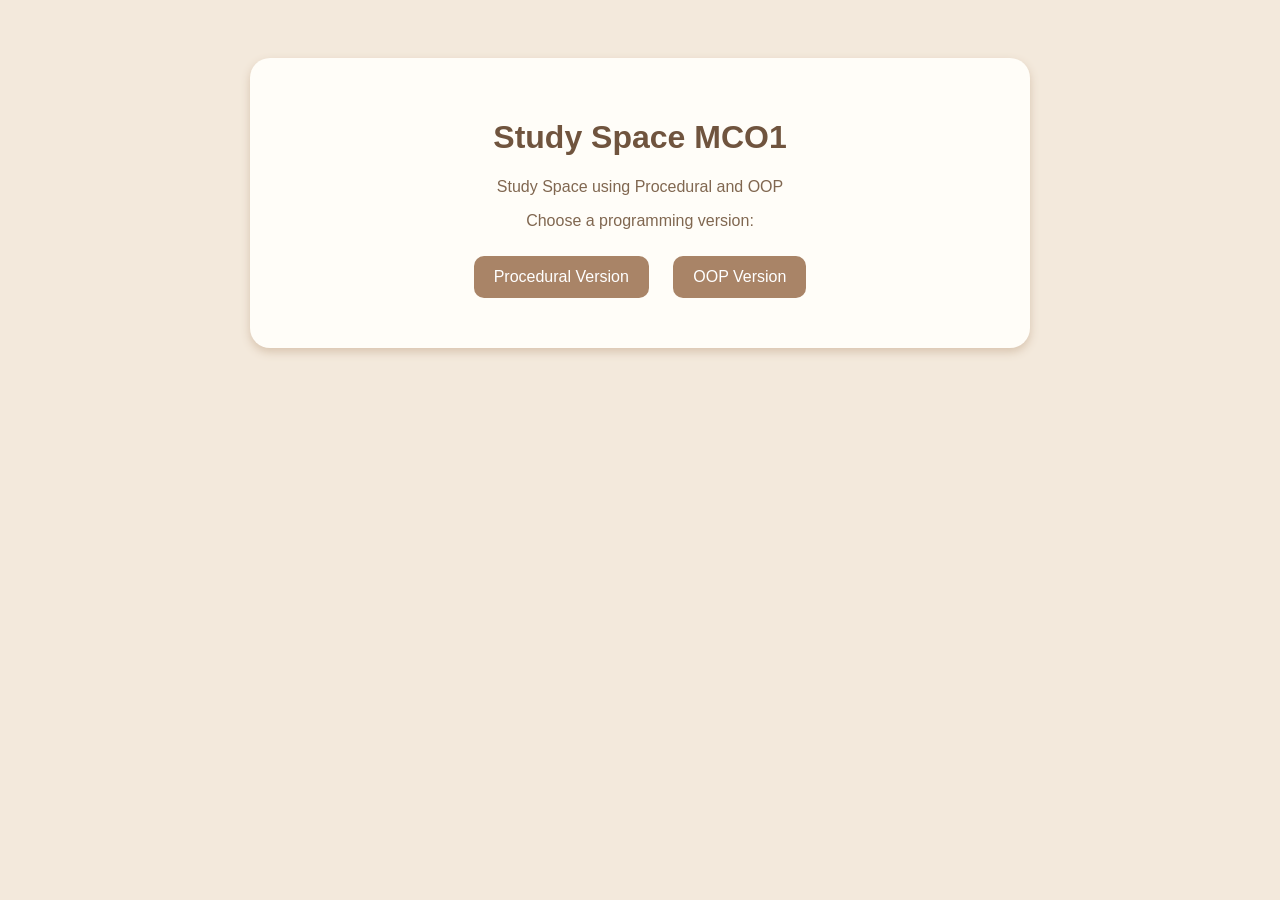
<file: index.html>
<!DOCTYPE html>
<html lang="en">
<head>
    <meta charset="UTF-8">
    <meta name="viewport" content="width=device-width, initial-scale=1.0">

    <title>Study Space MCO1</title>

    <style>
        body {
            font-family: Arial, sans-serif;
            background-color: #F3E9DC;
            color: #5C4033;
            text-align: center;
            padding: 50px 20px;
        }

        .container {
            max-width: 700px;
            margin: auto;
            background-color: #FFFDF8;
            padding: 40px;
            border-radius: 20px;
            box-shadow: 0 4px 10px #D8C4AF;
        }

        h1 {
            color: #70543E;
        }

        p {
            color: #806750;
        }

        a {
            display: inline-block;
            margin: 10px;
            padding: 12px 20px;
            background-color: #A98467;
            color: white;
            text-decoration: none;
            border-radius: 10px;
        }

        a:hover {
            background-color: #70543E;
        }
    </style>
</head>

<body>

    <div class="container">

        <h1>Study Space MCO1</h1>

        <p>
            Study Space using Procedural and OOP
        </p>

        <p>
            Choose a programming version:
        </p>

        <a href="Procedural/">Procedural Version</a>

        <a href="oop/">OOP Version</a>

    </div>

</body>
</html>
</file>
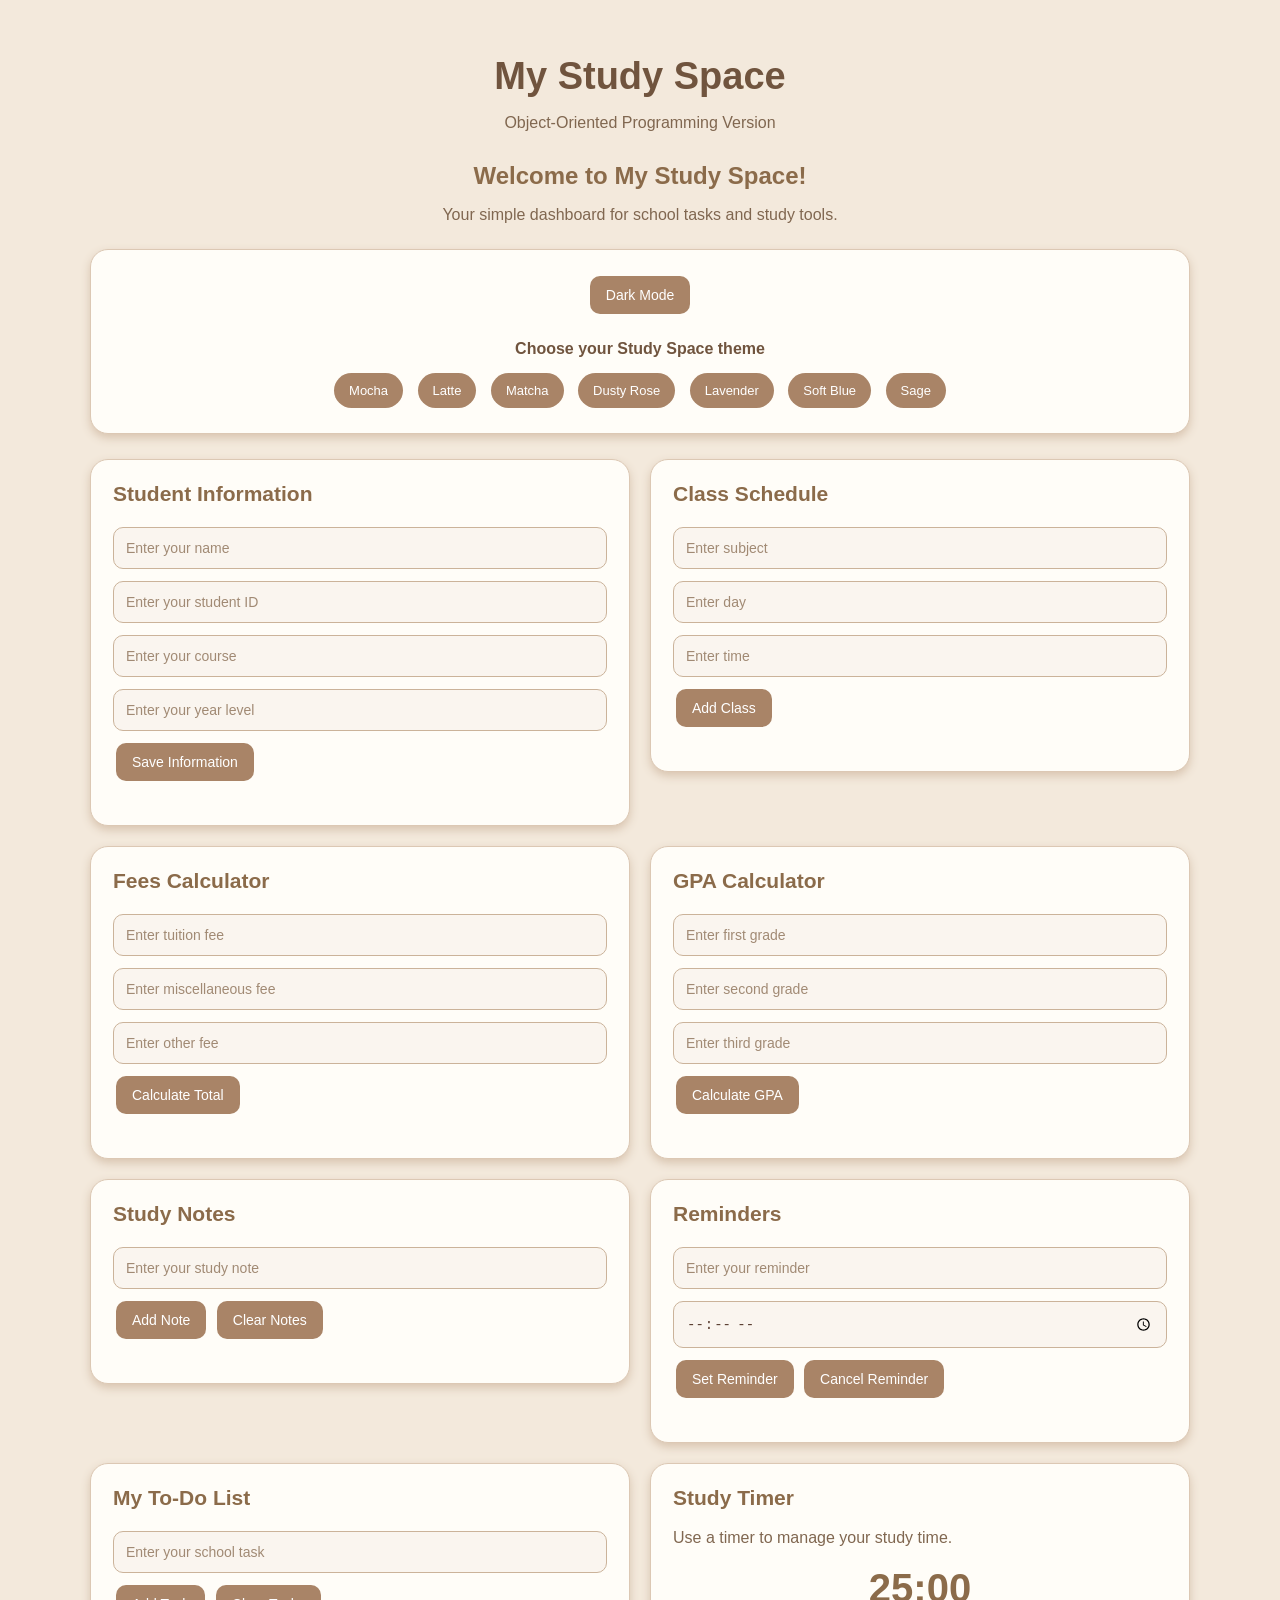
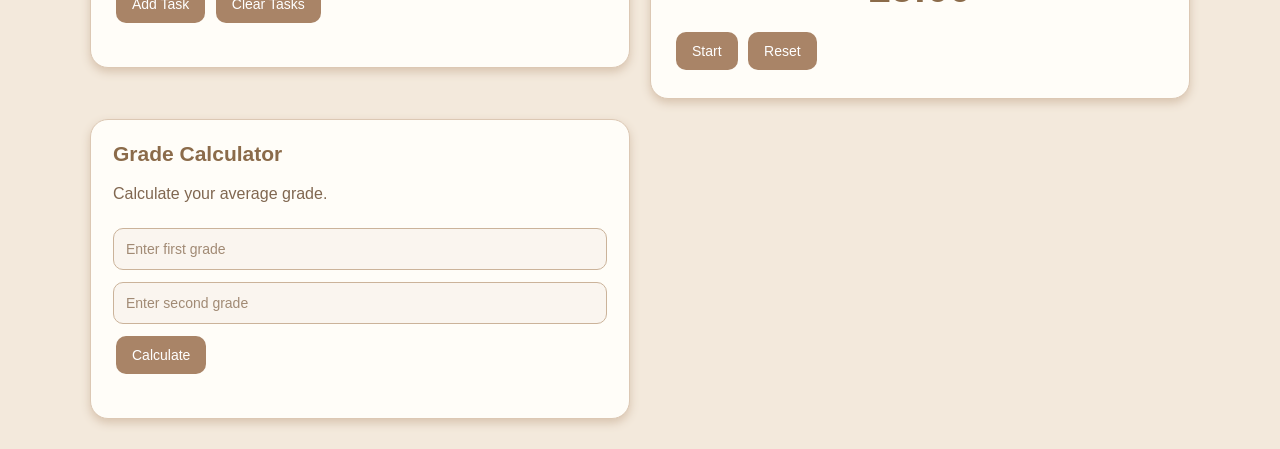
<file: oop/index.html>
<!DOCTYPE html>
<html lang="en">

<head>
    <meta charset="UTF-8">
    <meta name="viewport" content="width=device-width, initial-scale=1.0">

    <title>My Study Space - OOP</title>

    <link rel="stylesheet" href="style.css">
</head>

<body>

    <div class="container">

        <!-- Header -->
        <h1>My Study Space</h1>
        <p>Object-Oriented Programming Version</p>

        <h2>Welcome to My Study Space!</h2>
        <p>Your simple dashboard for school tasks and study tools.</p>

        <!-- Customization -->
        <div class="customization">

            <button onclick="studySpace.toggleDarkMode()">
                Dark Mode
            </button>

            <div class="color-picker">

                <p>Choose your Study Space theme</p>

                <button onclick="studySpace.changeBackgroundColor('#F3E9DC')">
                    Mocha
                </button>

                <button onclick="studySpace.changeBackgroundColor('#F5E6D3')">
                    Latte
                </button>

                <button onclick="studySpace.changeBackgroundColor('#DDE5D5')">
                    Matcha
                </button>

                <button onclick="studySpace.changeBackgroundColor('#E8D3D3')">
                    Dusty Rose
                </button>

                <button onclick="studySpace.changeBackgroundColor('#DDD6E8')">
                    Lavender
                </button>

                <button onclick="studySpace.changeBackgroundColor('#D7E5E8')">
                    Soft Blue
                </button>

                <button onclick="studySpace.changeBackgroundColor('#D8E2D5')">
                    Sage
                </button>

            </div>

        </div>


        <!-- Study Tools -->
        <div class="tools">

            <!-- Student Information -->
            <div class="tool">

                <h3>Student Information</h3>

                <input type="text" id="studentName" placeholder="Enter your name">

                <input type="text" id="studentID" placeholder="Enter your student ID">

                <input type="text" id="course" placeholder="Enter your course">

                <input type="text" id="yearLevel" placeholder="Enter your year level">

                <button onclick="studySpace.saveStudentInfo()">
                    Save Information
                </button>

                <p id="studentResult"></p>

            </div>


            <!-- Class Schedule -->
            <div class="tool">

                <h3>Class Schedule</h3>

                <input type="text" id="subject" placeholder="Enter subject">

                <input type="text" id="classDay" placeholder="Enter day">

                <input type="text" id="classTime" placeholder="Enter time">

                <button onclick="studySpace.addClass()">
                    Add Class
                </button>

                <ul id="scheduleList"></ul>

            </div>


            <!-- Fees Calculator -->
            <div class="tool">

                <h3>Fees Calculator</h3>

                <input type="number" id="tuitionFee" placeholder="Enter tuition fee">

                <input type="number" id="miscFee" placeholder="Enter miscellaneous fee">

                <input type="number" id="otherFee" placeholder="Enter other fee">

                <button onclick="studySpace.calculateFees()">
                    Calculate Total
                </button>

                <p id="feesResult"></p>

            </div>


            <!-- GPA Calculator -->
            <div class="tool">

                <h3>GPA Calculator</h3>

                <input type="number" id="gpa1" placeholder="Enter first grade">

                <input type="number" id="gpa2" placeholder="Enter second grade">

                <input type="number" id="gpa3" placeholder="Enter third grade">

                <button onclick="studySpace.calculateGPA()">
                    Calculate GPA
                </button>

                <p id="gpaResult"></p>

            </div>


            <!-- Study Notes -->
            <div class="tool">

                <h3>Study Notes</h3>

                <input type="text" id="noteInput" placeholder="Enter your study note">

                <button onclick="studySpace.addNote()">
                    Add Note
                </button>

                <button onclick="studySpace.clearNotes()">
                    Clear Notes
                </button>

                <ul id="notesList"></ul>

            </div>


            <!-- Reminders -->
            <div class="tool">

                <h3>Reminders</h3>

                <input type="text" id="reminderInput" placeholder="Enter your reminder">

                <input type="time" id="reminderTime">

                <button onclick="studySpace.setReminder()">
                    Set Reminder
                </button>

                <button onclick="studySpace.cancelReminder()">
                    Cancel Reminder
                </button>

                <p id="reminderResult"></p>

            </div>


            <!-- To-Do List -->
            <div class="tool">

                <h3>My To-Do List</h3>

                <input type="text" id="taskInput" placeholder="Enter your school task">

                <button onclick="studySpace.addTask()">
                    Add Task
                </button>

                <button onclick="studySpace.clearTasks()">
                    Clear Tasks
                </button>

                <ul id="taskList"></ul>

            </div>

            <!-- Study Timer -->
            <div class="tool">

                <h3>Study Timer</h3>

                <p>Use a timer to manage your study time.</p>

                <h2 id="timer">25:00</h2>

                <button onclick="studySpace.startTimer()">
                    Start
                </button>

                <button onclick="studySpace.resetTimer()">
                    Reset
                </button>

            </div>


            <!-- Grade Calculator -->
            <div class="tool">

                <h3>Grade Calculator</h3>

                <p>Calculate your average grade.</p>

                <input type="number" id="grade1" placeholder="Enter first grade">

                <input type="number" id="grade2" placeholder="Enter second grade">

                <button onclick="studySpace.calculateGrade()">
                    Calculate
                </button>

                <p id="gradeResult"></p>

            </div>

        </div>

    </div>


    <script src="script.js"></script>

</body>

</html>
</file>
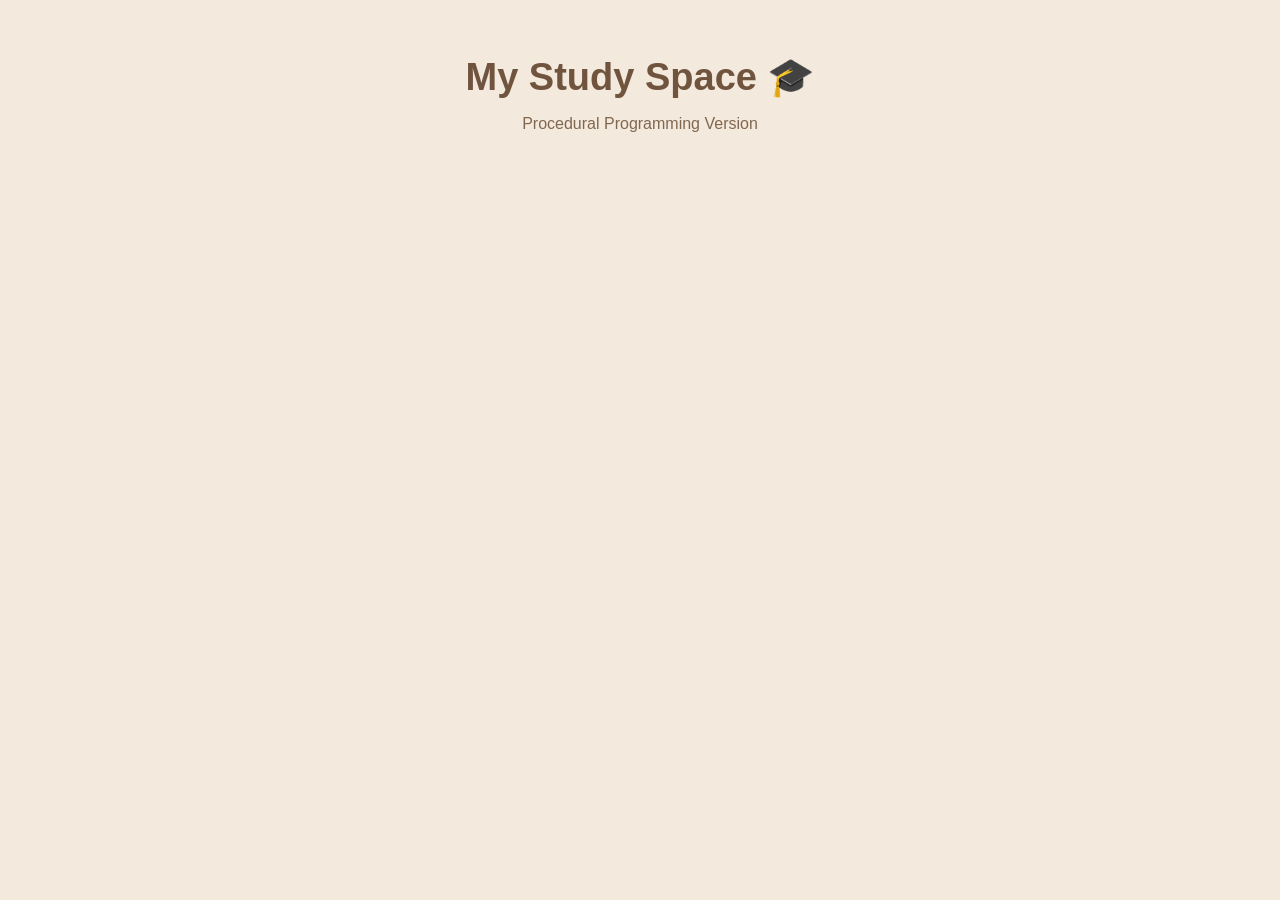
<file: Procedural/Index.html>
<!DOCTYPE html>
<html lang="en">
<head>
    <meta charset="UTF-8">
    <meta name="viewport" content="width=device-width, initial-scale=1.0">
    <title>My Study Space</title>
    <link rel="stylesheet" href="style.css">
</head>
<body>

    <div class="container">
        <h1>My Study Space 🎓</h1>
        <p>Procedural Programming Version</p>
    </div>

    <script src="script.js"></script>
</body>
</html>
</file>
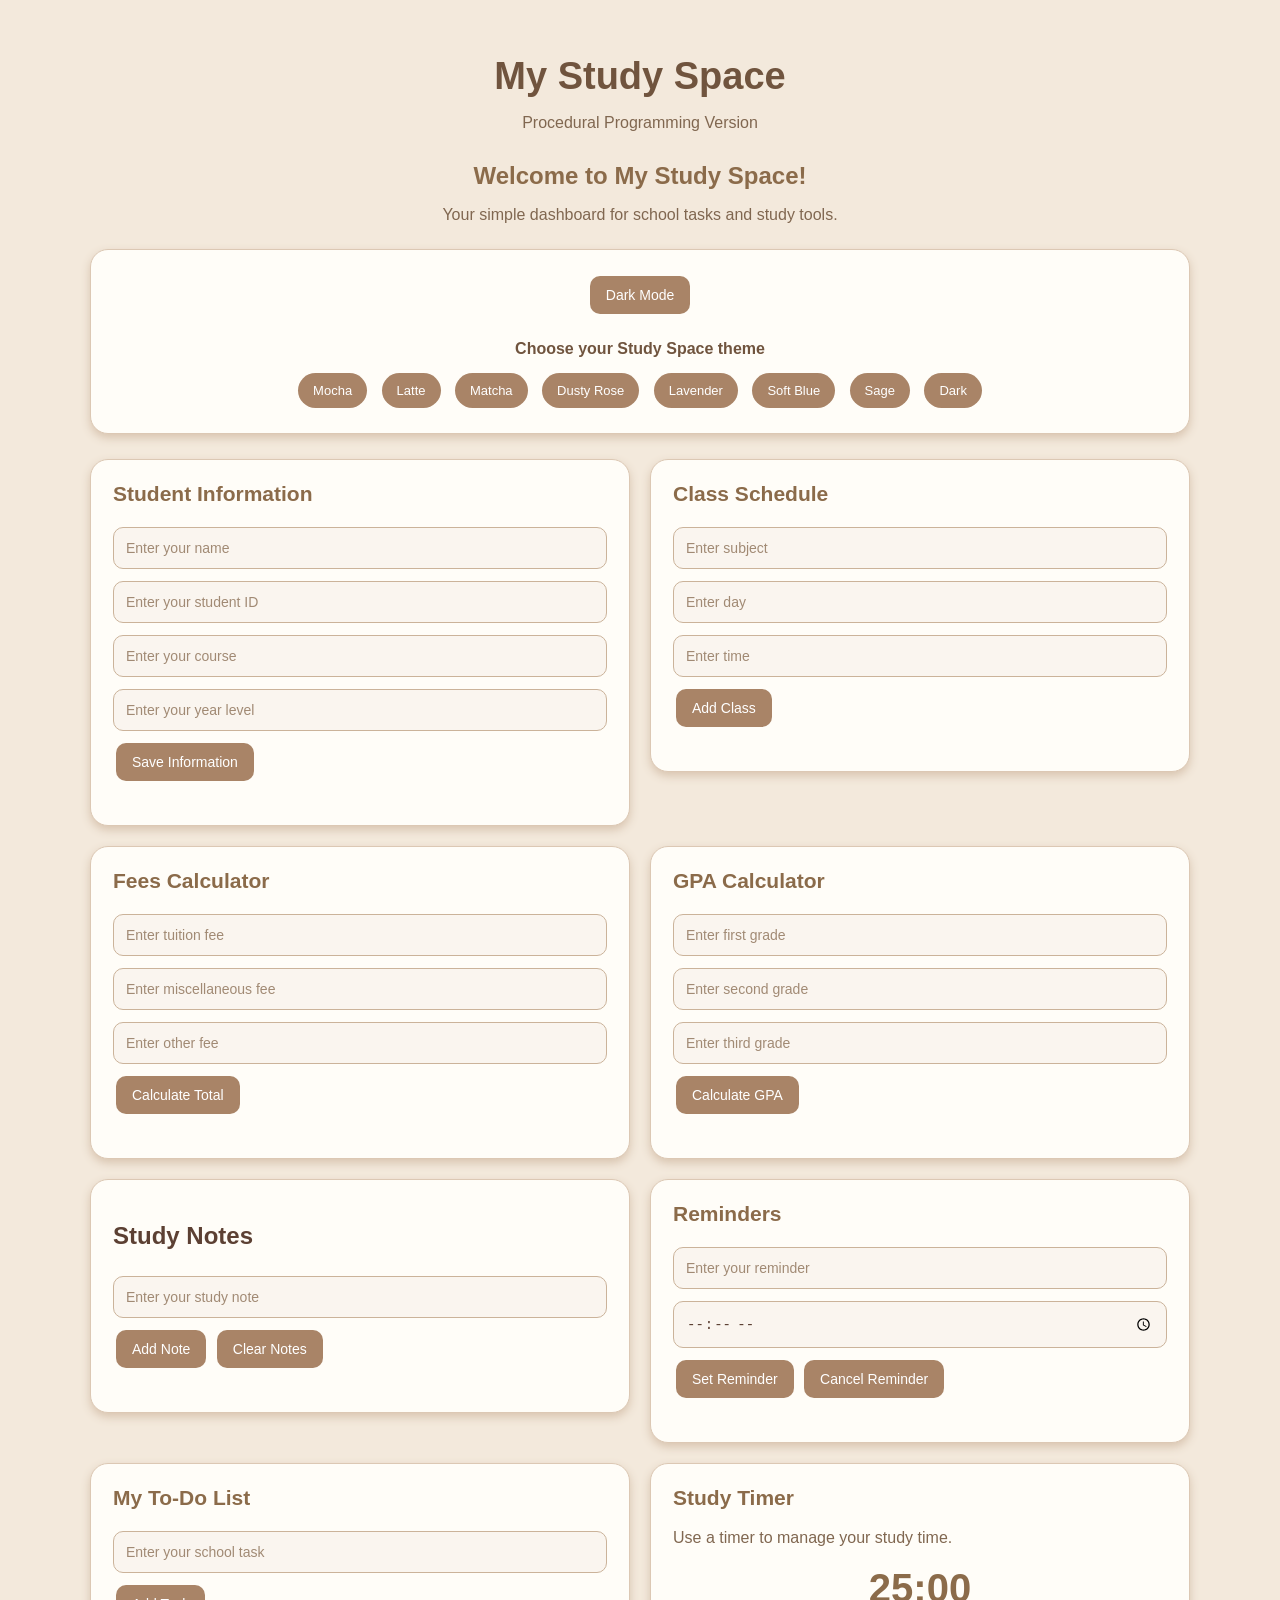
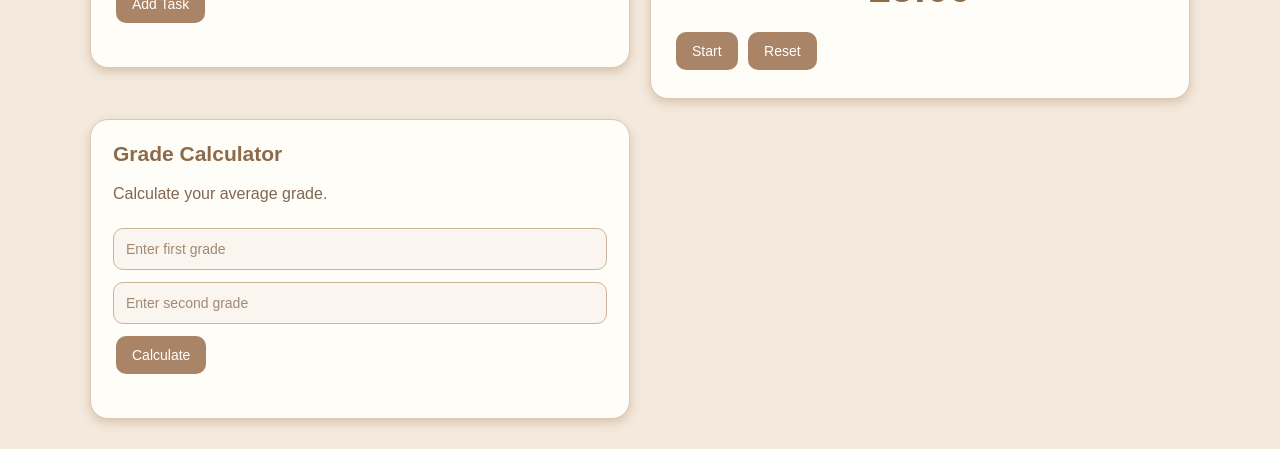
<file: Procedural/index.html>
<!DOCTYPE html>
<html lang="en">

<head>
    <meta charset="UTF-8">
    <meta name="viewport" content="width=device-width, initial-scale=1.0">

    <title>My Study Space</title>

    <link rel="stylesheet" href="style.css">
</head>

<body>

    <div class="container">

        <!-- Header -->
        <h1>My Study Space</h1>
        <p>Procedural Programming Version</p>

        <h2>Welcome to My Study Space!</h2>
        <p>Your simple dashboard for school tasks and study tools.</p>


        <!-- Customization -->
        <div class="customization">

            <button onclick="toggleDarkMode()">
                Dark Mode
            </button>

            <div class="color-picker">

                <p>Choose your Study Space theme</p>

                <button onclick="changeBackgroundColor('#F3E9DC')">
                    Mocha
                </button>

                <button onclick="changeBackgroundColor('#F5E6D3')">
                    Latte
                </button>

                <button onclick="changeBackgroundColor('#DDE5D5')">
                    Matcha
                </button>

                <button onclick="changeBackgroundColor('#E8D3D3')">
                    Dusty Rose
                </button>

                <button onclick="changeBackgroundColor('#DDD6E8')">
                    Lavender
                </button>

                <button onclick="changeBackgroundColor('#D7E5E8')">
                    Soft Blue
                </button>

                <button onclick="changeBackgroundColor('#D8E2D5')">
                    Sage
                </button>

                <button onclick="changeBackgroundColor('#2F2925')">
                    Dark
                </button>

            </div>

        </div>


        <!-- Study Tools -->
        <div class="tools">


            <!-- Student Information -->
            <div class="tool">

                <h3>Student Information</h3>

                <input
                    type="text"
                    id="studentName"
                    placeholder="Enter your name"
                >

                <input
                    type="text"
                    id="studentID"
                    placeholder="Enter your student ID"
                >

                <input
                    type="text"
                    id="course"
                    placeholder="Enter your course"
                >

                <input
                    type="text"
                    id="yearLevel"
                    placeholder="Enter your year level"
                >

                <button onclick="saveStudentInfo()">
                    Save Information
                </button>

                <p id="studentResult"></p>

            </div>


            <!-- Class Schedule -->
            <div class="tool">

                <h3>Class Schedule</h3>

                <input
                    type="text"
                    id="subject"
                    placeholder="Enter subject"
                >

                <input
                    type="text"
                    id="classDay"
                    placeholder="Enter day"
                >

                <input
                    type="text"
                    id="classTime"
                    placeholder="Enter time"
                >

                <button onclick="addClass()">
                    Add Class
                </button>

                <ul id="scheduleList"></ul>

            </div>


            <!-- Fees Calculator -->
            <div class="tool">

                <h3>Fees Calculator</h3>

                <input
                    type="number"
                    id="tuitionFee"
                    placeholder="Enter tuition fee"
                >

                <input
                    type="number"
                    id="miscFee"
                    placeholder="Enter miscellaneous fee"
                >

                <input
                    type="number"
                    id="otherFee"
                    placeholder="Enter other fee"
                >

                <button onclick="calculateFees()">
                    Calculate Total
                </button>

                <p id="feesResult"></p>

            </div>


            <!-- GPA Calculator -->
            <div class="tool">

                <h3>GPA Calculator</h3>

                <input
                    type="number"
                    id="gpa1"
                    placeholder="Enter first grade"
                >

                <input
                    type="number"
                    id="gpa2"
                    placeholder="Enter second grade"
                >

                <input
                    type="number"
                    id="gpa3"
                    placeholder="Enter third grade"
                >

                <button onclick="calculateGPA()">
                    Calculate GPA
                </button>

                <p id="gpaResult"></p>

            </div>


            <!-- Study Notes -->
            <div class="tool">

            <h2>Study Notes</h2>

            <input
                type="text"
                id="noteInput"
                placeholder="Enter your study note"
            >
            
            <button onclick="addNote()">Add Note</button>
            <button onclick="clearNotes()">Clear Notes</button>
            
            <ul id="notesList"></ul>

            </div>


            <!-- Reminders -->
            <div class="tool">

                <h3>Reminders</h3>

                <input
                    type="text"
                    id="reminderInput"
                    placeholder="Enter your reminder"
                >

                <input
                    type="time"
                    id="reminderTime"
                >

                <button onclick="setReminder()">
                    Set Reminder
                </button>

                <button onclick="cancelReminder()">
                    Cancel Reminder
                </button>

                <p id="reminderResult"></p>

            </div>


            <!-- To-Do List -->
            <div class="tool">

                <h3>My To-Do List</h3>

                <input
                    type="text"
                    id="taskInput"
                    placeholder="Enter your school task"
                >

                <button onclick="addTask()">
                    Add Task
                </button>

                <ul id="taskList"></ul>

            </div>


            <!-- Study Timer -->
            <div class="tool">

                <h3>Study Timer</h3>

                <p>Use a timer to manage your study time.</p>

                <h2 id="timer">25:00</h2>

                <button onclick="startTimer()">
                    Start
                </button>

                <button onclick="resetTimer()">
                    Reset
                </button>

            </div>


            <!-- Grade Calculator -->
            <div class="tool">

                <h3>Grade Calculator</h3>

                <p>Calculate your average grade.</p>

                <input
                    type="number"
                    id="grade1"
                    placeholder="Enter first grade"
                >

                <input
                    type="number"
                    id="grade2"
                    placeholder="Enter second grade"
                >

                <button onclick="calculateGrade()">
                    Calculate
                </button>

                <p id="gradeResult"></p>

            </div>


        </div>

    </div>


    <script src="script.js"></script>

</body>

</html>
</file>
<file: oop/style.css>
/* My Study Space - OOP Version */

* {
    box-sizing: border-box;
}

body {
    margin: 0;
    padding: 30px 20px;
    font-family: Arial, sans-serif;
    background-color: #F3E9DC;
    color: #5C4033;
    transition: background-color 0.3s, color 0.3s;
}


/* Main Container */

.container {
    width: 100%;
    max-width: 1100px;
    margin: auto;
}


/* Header */

.container > h1 {
    text-align: center;
    color: #70543E;
    font-size: 38px;
    margin-bottom: 5px;
}

.container > p {
    text-align: center;
    color: #806750;
}

.container > h2 {
    text-align: center;
    color: #8B6B4A;
    margin-top: 30px;
    margin-bottom: 5px;
}


/* Customization */

.customization {
    margin: 25px 0;
    padding: 20px;
    background-color: #FFFDF8;
    border-radius: 18px;
    border: 1px solid #DCC8B4;
    box-shadow: 0 4px 10px #D8C4AF;
    text-align: center;
}

.customization > button {
    margin-bottom: 10px;
}

.color-picker {
    margin-top: 10px;
}

.color-picker p {
    margin-bottom: 10px;
    font-weight: bold;
    color: #70543E;
}


/* Theme Buttons */

.color-picker button {
    margin: 5px;
    padding: 10px 15px;
    border-radius: 20px;
    font-size: 13px;
    transition: 0.2s;
}

.color-picker button:hover {
    transform: translateY(-2px);
}


/* Tools Layout */

.tools {
    display: grid;
    grid-template-columns: repeat(2, minmax(0, 1fr));
    gap: 20px;
    margin-top: 25px;
    align-items: start;
}


/* Tool Cards */

.tool {
    background-color: #FFFDF8;
    padding: 22px;
    border-radius: 18px;
    border: 1px solid #DCC8B4;
    box-shadow: 0 4px 10px #D8C4AF;
}


/* Tool Titles */

.tool h3 {
    margin-top: 0;
    margin-bottom: 15px;
    color: #8B6B4A;
    font-size: 21px;
}


/* Paragraphs */

.tool p {
    color: #806750;
    line-height: 1.5;
}


/* Input Fields */

input {
    width: 100%;
    padding: 12px;
    margin: 6px 0;
    border: 1px solid #CBB39A;
    border-radius: 10px;
    font-size: 14px;
    background-color: #FAF5EF;
    color: #5C4033;
}

input:focus {
    outline: none;
    border-color: #A98467;
}

input::placeholder {
    color: #A18A74;
}


/* Buttons */

button {
    background-color: #A98467;
    color: #FFFFFF;
    border: none;
    padding: 11px 16px;
    margin: 6px 3px;
    border-radius: 10px;
    font-size: 14px;
    cursor: pointer;
    transition: 0.2s;
}

button:hover {
    background-color: #70543E;
    transform: translateY(-1px);
}


/* Lists */

ul {
    list-style-type: none;
    padding: 0;
    margin-top: 10px;
}

li {
    background-color: #F3E9DC;
    margin: 7px 0;
    padding: 10px;
    border-radius: 8px;
    color: #5C4033;
    overflow-wrap: anywhere;
}


/* Results */

#studentResult,
#feesResult,
#gpaResult,
#reminderResult,
#gradeResult {
    font-weight: bold;
    color: #70543E;
}


/* Study Timer */

#timer {
    text-align: center;
    font-size: 40px;
    color: #8B6B4A;
    margin: 15px 0;
}


/* Dark Mode */

.dark-mode {
    background-color: #2F2925;
    color: #F3E9DC;
}

.dark-mode .container > h1,
.dark-mode .container > h2,
.dark-mode .container > p,
.dark-mode .tool h3,
.dark-mode .tool p {
    color: #F3E9DC;
}

.dark-mode .tool,
.dark-mode .customization {
    background-color: #403731;
    border-color: #6B584C;
    box-shadow: none;
}

.dark-mode input {
    background-color: #51463E;
    color: #FFFFFF;
    border-color: #806D5F;
}

.dark-mode input::placeholder {
    color: #D8C4AF;
}

.dark-mode li {
    background-color: #51463E;
    color: #F3E9DC;
}

.dark-mode #timer {
    color: #F3E9DC;
}

.dark-mode #studentResult,
.dark-mode #feesResult,
.dark-mode #gpaResult,
.dark-mode #reminderResult,
.dark-mode #gradeResult {
    color: #F3E9DC;
}


/* Tablet */

@media (max-width: 800px) {

    .tools {
        grid-template-columns: 1fr;
    }

}


/* Phone */

@media (max-width: 500px) {

    body {
        padding: 20px 12px;
    }

    .container > h1 {
        font-size: 30px;
    }

    .tool {
        padding: 18px;
    }

    .color-picker button {
        padding: 9px 12px;
        font-size: 12px;
    }

}
</file>
<file: Procedural/style.css>
/* My Study Space - Mocha Brown Theme */

* {
    box-sizing: border-box;
}

body {
    margin: 0;
    padding: 30px 20px;
    font-family: Arial, sans-serif;
    background-color: #F3E9DC;
    color: #5C4033;
    transition: background-color 0.3s, color 0.3s;
}


/* Main Container */

.container {
    width: 100%;
    max-width: 1100px;
    margin: auto;
}


/* Header */

.container > h1 {
    text-align: center;
    color: #70543E;
    font-size: 38px;
    margin-bottom: 5px;
}

.container > p {
    text-align: center;
    color: #806750;
}

.container > h2 {
    text-align: center;
    color: #8B6B4A;
    margin-top: 30px;
    margin-bottom: 5px;
}


/* Customization */

.customization {
    margin: 25px 0;
    padding: 20px;
    background-color: #FFFDF8;
    border-radius: 18px;
    border: 1px solid #DCC8B4;
    box-shadow: 0 4px 10px #D8C4AF;
    text-align: center;
}

.customization > button {
    margin-bottom: 10px;
}

.color-picker {
    margin-top: 10px;
}

.color-picker p {
    margin-bottom: 10px;
    font-weight: bold;
    color: #70543E;
}


/* Theme Buttons */

.color-picker button {
    margin: 5px;
    padding: 10px 15px;
    border-radius: 20px;
    font-size: 13px;
    transition: 0.2s;
}

.color-picker button:hover {
    transform: translateY(-2px);
}


/* Tools Layout */

.tools {
    display: grid;
    grid-template-columns: repeat(2, minmax(0, 1fr));
    gap: 20px;
    margin-top: 25px;
    align-items: start;
}


/* Tool Cards */

.tool {
    background-color: #FFFDF8;
    padding: 22px;
    border-radius: 18px;
    border: 1px solid #DCC8B4;
    box-shadow: 0 4px 10px #D8C4AF;
}


/* Tool Titles */

.tool h3 {
    margin-top: 0;
    margin-bottom: 15px;
    color: #8B6B4A;
    font-size: 21px;
}


/* Paragraphs */

.tool p {
    color: #806750;
    line-height: 1.5;
}


/* Input Fields */

input {
    width: 100%;
    padding: 12px;
    margin: 6px 0;
    border: 1px solid #CBB39A;
    border-radius: 10px;
    font-size: 14px;
    background-color: #FAF5EF;
    color: #5C4033;
}

input:focus {
    outline: none;
    border-color: #A98467;
}

input::placeholder {
    color: #A18A74;
}


/* Buttons */

button {
    background-color: #A98467;
    color: #FFFFFF;
    border: none;
    padding: 11px 16px;
    margin: 6px 3px;
    border-radius: 10px;
    font-size: 14px;
    cursor: pointer;
    transition: 0.2s;
}

button:hover {
    background-color: #70543E;
    transform: translateY(-1px);
}


/* Lists */

ul {
    list-style-type: none;
    padding: 0;
    margin-top: 10px;
}

li {
    background-color: #F3E9DC;
    margin: 7px 0;
    padding: 10px;
    border-radius: 8px;
    color: #5C4033;
    overflow-wrap: anywhere;
}


/* Results */

#studentResult,
#feesResult,
#gpaResult,
#reminderResult,
#gradeResult {
    font-weight: bold;
    color: #70543E;
}


/* Study Timer */

#timer {
    text-align: center;
    font-size: 40px;
    color: #8B6B4A;
    margin: 15px 0;
}


/* Dark Mode */

.dark-mode {
    background-color: #2F2925;
    color: #F3E9DC;
}

.dark-mode .container > h1,
.dark-mode .container > h2,
.dark-mode .container > p,
.dark-mode .tool h3,
.dark-mode .tool p {
    color: #F3E9DC;
}

.dark-mode .tool,
.dark-mode .customization {
    background-color: #403731;
    border-color: #6B584C;
    box-shadow: none;
}

.dark-mode input {
    background-color: #51463E;
    color: #FFFFFF;
    border-color: #806D5F;
}

.dark-mode input::placeholder {
    color: #D8C4AF;
}

.dark-mode li {
    background-color: #51463E;
    color: #F3E9DC;
}

.dark-mode #timer {
    color: #F3E9DC;
}

.dark-mode #studentResult,
.dark-mode #feesResult,
.dark-mode #gpaResult,
.dark-mode #reminderResult,
.dark-mode #gradeResult {
    color: #F3E9DC;
}


/* Tablet */

@media (max-width: 800px) {

    .tools {
        grid-template-columns: 1fr;
    }

}


/* Phone */

@media (max-width: 500px) {

    body {
        padding: 20px 12px;
    }

    .container > h1 {
        font-size: 30px;
    }

    .tool {
        padding: 18px;
    }

    .color-picker button {
        padding: 9px 12px;
        font-size: 12px;
    }

}
</file>
